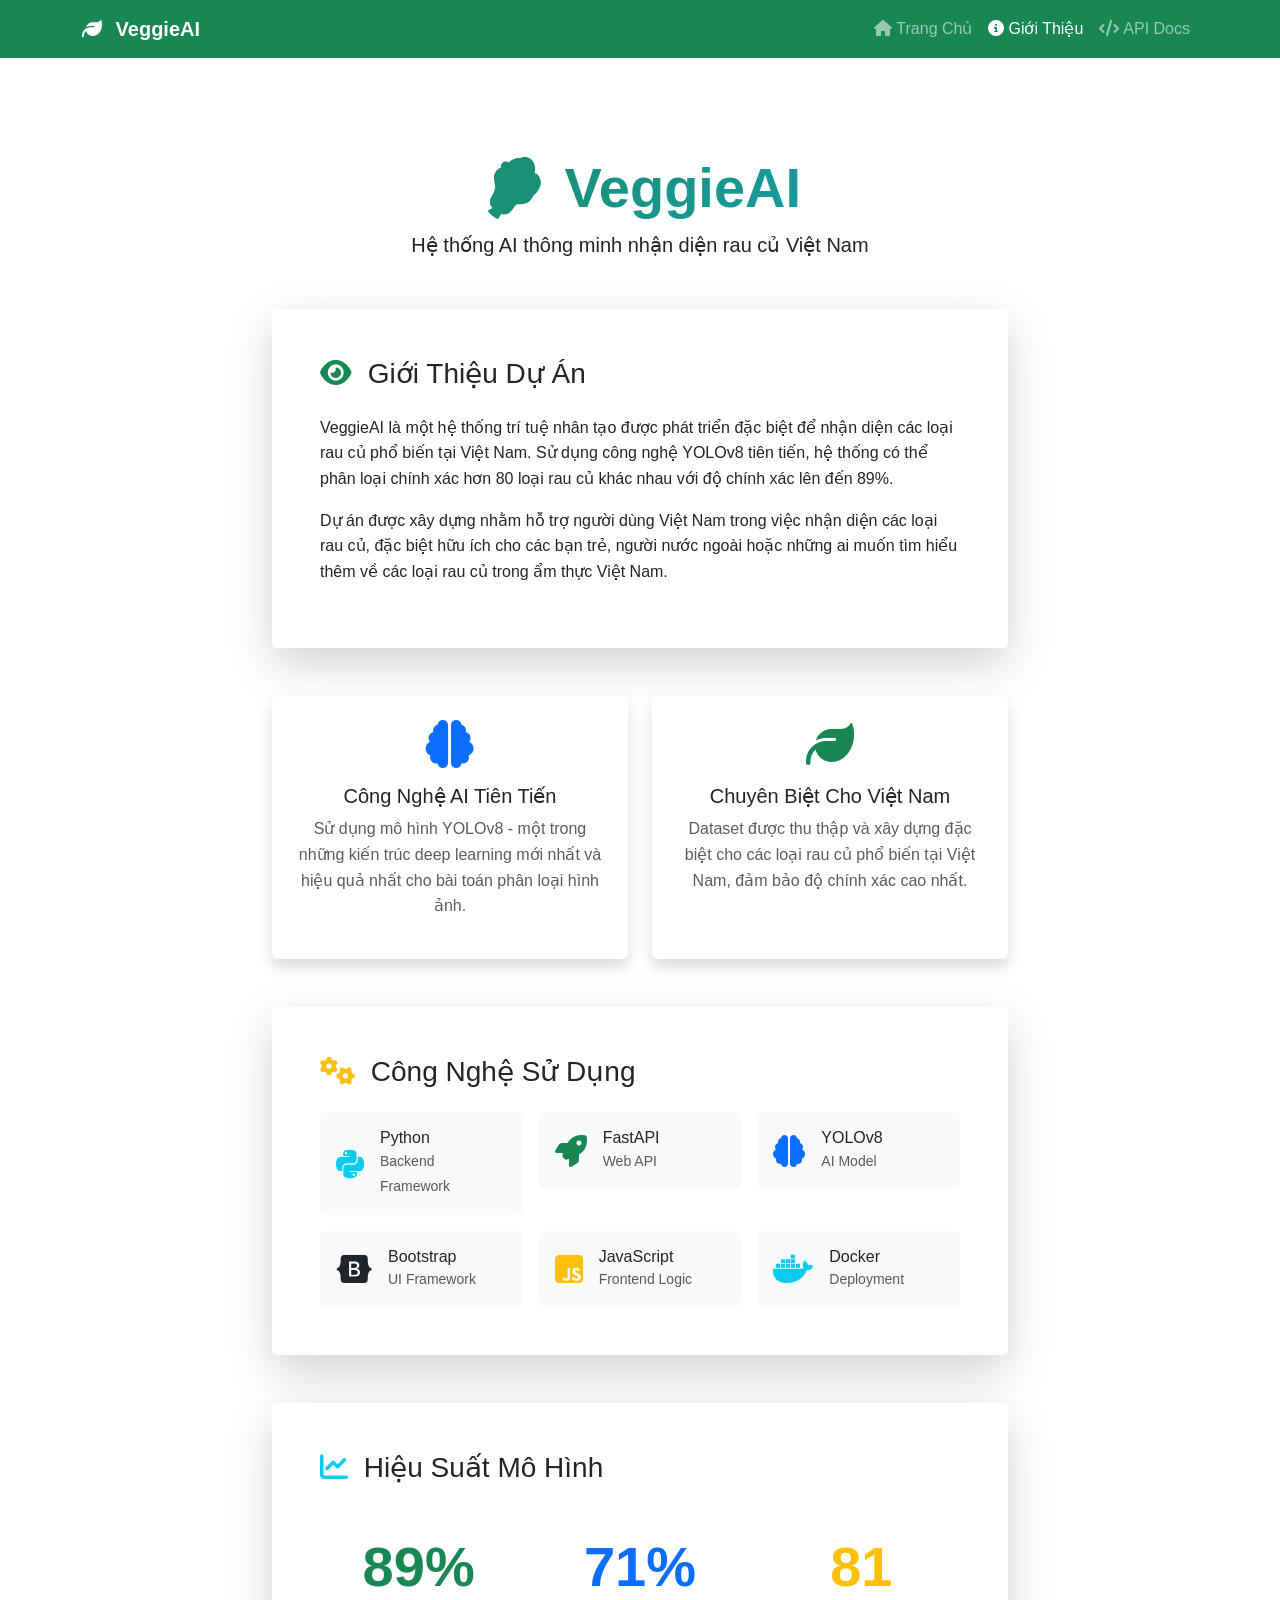
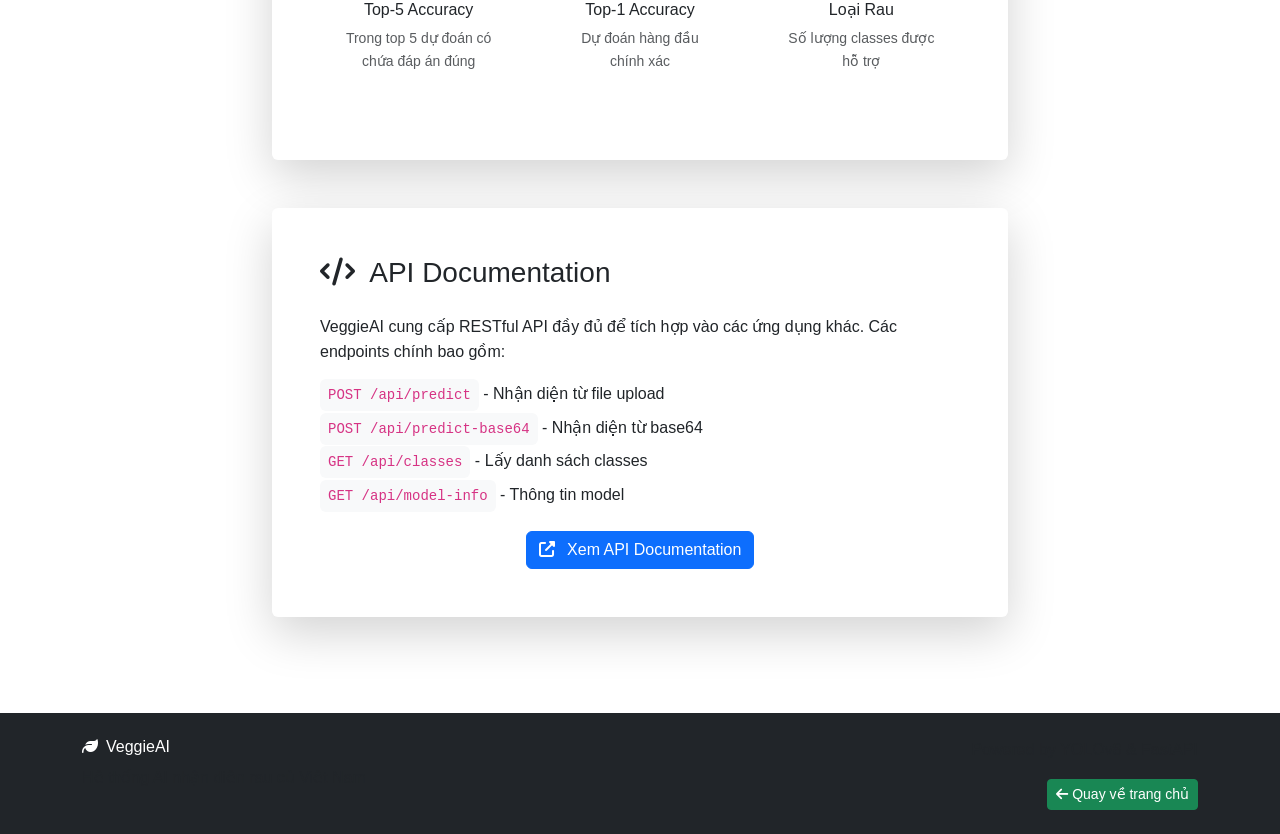
<file: templates/about.html>
<!DOCTYPE html>
<html lang="vi">

<head>
    <meta charset="UTF-8">
    <meta name="viewport" content="width=device-width, initial-scale=1.0">
    <title>Giới Thiệu - VeggieAI</title>
    <link href="https://cdnjs.cloudflare.com/ajax/libs/bootstrap/5.3.0/css/bootstrap.min.css" rel="stylesheet">
    <link href="https://cdnjs.cloudflare.com/ajax/libs/font-awesome/6.4.0/css/all.min.css" rel="stylesheet">
    <link href="/static/css/style.css" rel="stylesheet">
</head>

<body>
    <!-- Navigation -->
    <nav class="navbar navbar-expand-lg navbar-dark bg-success">
        <div class="container">
            <a class="navbar-brand" href="/">
                <i class="fas fa-leaf me-2"></i>
                <strong>VeggieAI</strong>
            </a>
            <button class="navbar-toggler" type="button" data-bs-toggle="collapse" data-bs-target="#navbarNav">
                <span class="navbar-toggler-icon"></span>
            </button>
            <div class="collapse navbar-collapse" id="navbarNav">
                <ul class="navbar-nav ms-auto">
                    <li class="nav-item">
                        <a class="nav-link" href="/">
                            <i class="fas fa-home me-1"></i>Trang Chủ
                        </a>
                    </li>
                    <li class="nav-item">
                        <a class="nav-link active" href="/about">
                            <i class="fas fa-info-circle me-1"></i>Giới Thiệu
                        </a>
                    </li>
                    <li class="nav-item">
                        <a class="nav-link" href="/docs" target="_blank">
                            <i class="fas fa-code me-1"></i>API Docs
                        </a>
                    </li>
                </ul>
            </div>
        </div>
    </nav>

    <!-- About Section -->
    <section class="py-5 mt-5">
        <div class="container">
            <div class="row">
                <div class="col-lg-8 mx-auto">
                    <div class="text-center mb-5">
                        <h1 class="display-4 fw-bold text-gradient">🥬 VeggieAI</h1>
                        <p class="lead">Hệ thống AI thông minh nhận diện rau củ Việt Nam</p>
                    </div>

                    <div class="card shadow-lg border-0 mb-5">
                        <div class="card-body p-5">
                            <h2 class="h3 mb-4">
                                <i class="fas fa-eye text-success me-2"></i>
                                Giới Thiệu Dự Án
                            </h2>
                            <p>
                                VeggieAI là một hệ thống trí tuệ nhân tạo được phát triển đặc biệt để nhận diện các loại
                                rau củ phổ biến tại Việt Nam.
                                Sử dụng công nghệ YOLOv8 tiên tiến, hệ thống có thể phân loại chính xác hơn 80 loại rau
                                củ khác nhau
                                với độ chính xác lên đến 89%.
                            </p>
                            <p>
                                Dự án được xây dựng nhằm hỗ trợ người dùng Việt Nam trong việc nhận diện các loại rau
                                củ,
                                đặc biệt hữu ích cho các bạn trẻ, người nước ngoài hoặc những ai muốn tìm hiểu thêm về
                                các loại rau củ trong ẩm thực Việt Nam.
                            </p>
                        </div>
                    </div>

                    <div class="row g-4 mb-5">
                        <div class="col-md-6">
                            <div class="card h-100 border-0 shadow">
                                <div class="card-body text-center p-4">
                                    <i class="fas fa-brain text-primary mb-3" style="font-size: 3rem;"></i>
                                    <h5>Công Nghệ AI Tiên Tiến</h5>
                                    <p class="text-muted">
                                        Sử dụng mô hình YOLOv8 - một trong những kiến trúc deep learning
                                        mới nhất và hiệu quả nhất cho bài toán phân loại hình ảnh.
                                    </p>
                                </div>
                            </div>
                        </div>
                        <div class="col-md-6">
                            <div class="card h-100 border-0 shadow">
                                <div class="card-body text-center p-4">
                                    <i class="fas fa-leaf text-success mb-3" style="font-size: 3rem;"></i>
                                    <h5>Chuyên Biệt Cho Việt Nam</h5>
                                    <p class="text-muted">
                                        Dataset được thu thập và xây dựng đặc biệt cho các loại rau củ
                                        phổ biến tại Việt Nam, đảm bảo độ chính xác cao nhất.
                                    </p>
                                </div>
                            </div>
                        </div>
                    </div>

                    <div class="card shadow-lg border-0 mb-5">
                        <div class="card-body p-5">
                            <h2 class="h3 mb-4">
                                <i class="fas fa-cogs text-warning me-2"></i>
                                Công Nghệ Sử Dụng
                            </h2>
                            <div class="row g-3">
                                <div class="col-md-4">
                                    <div class="d-flex align-items-center p-3 bg-light rounded">
                                        <i class="fab fa-python text-info me-3" style="font-size: 2rem;"></i>
                                        <div>
                                            <h6 class="mb-0">Python</h6>
                                            <small class="text-muted">Backend Framework</small>
                                        </div>
                                    </div>
                                </div>
                                <div class="col-md-4">
                                    <div class="d-flex align-items-center p-3 bg-light rounded">
                                        <i class="fas fa-rocket text-success me-3" style="font-size: 2rem;"></i>
                                        <div>
                                            <h6 class="mb-0">FastAPI</h6>
                                            <small class="text-muted">Web API</small>
                                        </div>
                                    </div>
                                </div>
                                <div class="col-md-4">
                                    <div class="d-flex align-items-center p-3 bg-light rounded">
                                        <i class="fas fa-brain text-primary me-3" style="font-size: 2rem;"></i>
                                        <div>
                                            <h6 class="mb-0">YOLOv8</h6>
                                            <small class="text-muted">AI Model</small>
                                        </div>
                                    </div>
                                </div>
                                <div class="col-md-4">
                                    <div class="d-flex align-items-center p-3 bg-light rounded">
                                        <i class="fab fa-bootstrap text-purple me-3" style="font-size: 2rem;"></i>
                                        <div>
                                            <h6 class="mb-0">Bootstrap</h6>
                                            <small class="text-muted">UI Framework</small>
                                        </div>
                                    </div>
                                </div>
                                <div class="col-md-4">
                                    <div class="d-flex align-items-center p-3 bg-light rounded">
                                        <i class="fab fa-js-square text-warning me-3" style="font-size: 2rem;"></i>
                                        <div>
                                            <h6 class="mb-0">JavaScript</h6>
                                            <small class="text-muted">Frontend Logic</small>
                                        </div>
                                    </div>
                                </div>
                                <div class="col-md-4">
                                    <div class="d-flex align-items-center p-3 bg-light rounded">
                                        <i class="fab fa-docker text-info me-3" style="font-size: 2rem;"></i>
                                        <div>
                                            <h6 class="mb-0">Docker</h6>
                                            <small class="text-muted">Deployment</small>
                                        </div>
                                    </div>
                                </div>
                            </div>
                        </div>
                    </div>

                    <div class="card shadow-lg border-0 mb-5">
                        <div class="card-body p-5">
                            <h2 class="h3 mb-4">
                                <i class="fas fa-chart-line text-info me-2"></i>
                                Hiệu Suất Mô Hình
                            </h2>
                            <div class="row g-4">
                                <div class="col-md-4 text-center">
                                    <div class="p-4">
                                        <div class="display-4 fw-bold text-success">89%</div>
                                        <h6>Top-5 Accuracy</h6>
                                        <p class="text-muted small">Trong top 5 dự đoán có chứa đáp án đúng</p>
                                    </div>
                                </div>
                                <div class="col-md-4 text-center">
                                    <div class="p-4">
                                        <div class="display-4 fw-bold text-primary">71%</div>
                                        <h6>Top-1 Accuracy</h6>
                                        <p class="text-muted small">Dự đoán hàng đầu chính xác</p>
                                    </div>
                                </div>
                                <div class="col-md-4 text-center">
                                    <div class="p-4">
                                        <div class="display-4 fw-bold text-warning">81</div>
                                        <h6>Loại Rau</h6>
                                        <p class="text-muted small">Số lượng classes được hỗ trợ</p>
                                    </div>
                                </div>
                            </div>
                        </div>
                    </div>

                    <div class="card shadow-lg border-0">
                        <div class="card-body p-5">
                            <h2 class="h3 mb-4">
                                <i class="fas fa-code text-dark me-2"></i>
                                API Documentation
                            </h2>
                            <p>
                                VeggieAI cung cấp RESTful API đầy đủ để tích hợp vào các ứng dụng khác.
                                Các endpoints chính bao gồm:
                            </p>
                            <ul class="list-unstyled">
                                <li class="mb-2">
                                    <code class="bg-light p-2 rounded">POST /api/predict</code> - Nhận diện từ file
                                    upload
                                </li>
                                <li class="mb-2">
                                    <code class="bg-light p-2 rounded">POST /api/predict-base64</code> - Nhận diện từ
                                    base64
                                </li>
                                <li class="mb-2">
                                    <code class="bg-light p-2 rounded">GET /api/classes</code> - Lấy danh sách classes
                                </li>
                                <li class="mb-2">
                                    <code class="bg-light p-2 rounded">GET /api/model-info</code> - Thông tin model
                                </li>
                            </ul>
                            <div class="text-center mt-4">
                                <a href="/docs" target="_blank" class="btn btn-primary">
                                    <i class="fas fa-external-link-alt me-2"></i>
                                    Xem API Documentation
                                </a>
                            </div>
                        </div>
                    </div>
                </div>
            </div>
        </div>
    </section>

    <!-- Footer -->
    <footer class="bg-dark text-white py-4 mt-5">
        <div class="container">
            <div class="row">
                <div class="col-md-6">
                    <h6><i class="fas fa-leaf me-2"></i>VeggieAI</h6>
                    <p class="text-muted">Hệ thống AI nhận diện rau củ Việt Nam</p>
                </div>
                <div class="col-md-6 text-md-end">
                    <p class="text-muted">Powered by YOLOv8 & FastAPI</p>
                    <a href="/" class="btn btn-success btn-sm">
                        <i class="fas fa-arrow-left me-1"></i>Quay về trang chủ
                    </a>
                </div>
            </div>
        </div>
    </footer>

    <script src="https://cdnjs.cloudflare.com/ajax/libs/bootstrap/5.3.0/js/bootstrap.bundle.min.js"></script>
</body>

</html>
</file>
<file: static/css/style.css>
/* Vietnamese Vegetable Classification - Custom Styles */

:root {
    --primary-color: #198754;
    --secondary-color: #6c757d;
    --success-color: #28a745;
    --info-color: #17a2b8;
    --warning-color: #ffc107;
    --danger-color: #dc3545;
    --light-color: #f8f9fa;
    --dark-color: #343a40;
}

body {
    font-family: 'Segoe UI', Tahoma, Geneva, Verdana, sans-serif;
    line-height: 1.6;
}

/* Hero Section */
.hero-section {
    background: linear-gradient(135deg, #198754 0%, #20c997 100%);
    min-height: 100vh;
    position: relative;
}

.hero-section::before {
    content: '';
    position: absolute;
    top: 0;
    left: 0;
    right: 0;
    bottom: 0;
    background: url('data:image/svg+xml,<svg xmlns="http://www.w3.org/2000/svg" viewBox="0 0 100 100"><defs><pattern id="grain" width="100" height="100" patternUnits="userSpaceOnUse"><circle cx="25" cy="25" r="1" fill="white" opacity="0.1"/><circle cx="75" cy="75" r="1" fill="white" opacity="0.1"/><circle cx="50" cy="10" r="0.5" fill="white" opacity="0.1"/><circle cx="20" cy="70" r="0.5" fill="white" opacity="0.1"/><circle cx="80" cy="30" r="0.5" fill="white" opacity="0.1"/></pattern></defs><rect width="100" height="100" fill="url(%23grain)"/></svg>');
    z-index: 1;
}

.hero-content {
    position: relative;
    z-index: 2;
}

/* Upload Section */
.upload-section {
    position: relative;
    z-index: 2;
}

.upload-area {
    border: 3px dashed #dee2e6;
    border-radius: 15px;
    padding: 40px 20px;
    text-align: center;
    transition: all 0.3s ease;
    cursor: pointer;
    background: #f8f9fa;
}

.upload-area:hover {
    border-color: var(--primary-color);
    background: #e9ecef;
}

.upload-area.dragover {
    border-color: var(--primary-color);
    background: #e3f2fd;
    transform: scale(1.02);
}

.upload-icon {
    font-size: 3rem;
    color: var(--primary-color);
    margin-bottom: 1rem;
}

#previewImage {
    max-height: 300px;
    max-width: 100%;
    object-fit: contain;
}

/* Features Section */
.features-section {
    background: linear-gradient(to bottom, #f8f9fa 0%, #ffffff 100%);
}

.feature-icon i {
    font-size: 3rem;
    margin-bottom: 1rem;
}

/* Sample Cards */
.sample-card {
    text-align: center;
    padding: 20px;
    background: white;
    border-radius: 15px;
    box-shadow: 0 4px 6px rgba(0, 0, 0, 0.1);
    transition: transform 0.3s ease;
}

.sample-card:hover {
    transform: translateY(-5px);
}

.sample-veggie {
    font-size: 3rem;
    margin-bottom: 10px;
}

/* Results */
.results-area {
    background: #f8f9fa;
    border-radius: 10px;
    padding: 20px;
}

.result-item {
    background: white;
    border-radius: 8px;
    padding: 15px;
    margin-bottom: 10px;
    box-shadow: 0 2px 4px rgba(0, 0, 0, 0.1);
    transition: transform 0.2s ease;
}

.result-item:hover {
    transform: translateX(5px);
}

.result-rank {
    width: 30px;
    height: 30px;
    border-radius: 50%;
    display: flex;
    align-items: center;
    justify-content: center;
    font-weight: bold;
    color: white;
}

.result-rank.rank-1 {
    background: #ffd700;
    color: #333;
}

.result-rank.rank-2 {
    background: #c0c0c0;
    color: #333;
}

.result-rank.rank-3 {
    background: #cd7f32;
}

.result-rank.rank-other {
    background: var(--secondary-color);
}

.confidence-bar {
    background: #e9ecef;
    border-radius: 10px;
    height: 8px;
    overflow: hidden;
}

.confidence-fill {
    height: 100%;
    border-radius: 10px;
    transition: width 0.8s ease;
}

.confidence-high {
    background: var(--success-color);
}

.confidence-medium {
    background: var(--warning-color);
}

.confidence-low {
    background: var(--danger-color);
}

/* Loading Animation */
.loading-area {
    text-align: center;
    padding: 40px 20px;
}

.spinner-border {
    width: 3rem;
    height: 3rem;
}

/* Animations */
@keyframes fadeInUp {
    from {
        opacity: 0;
        transform: translateY(30px);
    }

    to {
        opacity: 1;
        transform: translateY(0);
    }
}

.fade-in-up {
    animation: fadeInUp 0.6s ease;
}

@keyframes pulse {
    0% {
        transform: scale(1);
    }

    50% {
        transform: scale(1.05);
    }

    100% {
        transform: scale(1);
    }
}

.pulse {
    animation: pulse 1s infinite;
}

/* Mobile Responsive */
@media (max-width: 768px) {
    .hero-section {
        padding-top: 80px;
    }

    .hero-content h1 {
        font-size: 2.5rem;
    }

    .upload-area {
        padding: 30px 15px;
    }

    .feature-icon i {
        font-size: 2.5rem;
    }

    .sample-veggie {
        font-size: 2.5rem;
    }
}

/* Dark mode support */
@media (prefers-color-scheme: dark) {
    .card {
        background: #2d3748;
        color: white;
    }

    .upload-area {
        background: #2d3748;
        border-color: #4a5568;
        color: white;
    }

    .result-item {
        background: #2d3748;
        color: white;
    }
}

/* Custom scrollbar */
::-webkit-scrollbar {
    width: 8px;
}

::-webkit-scrollbar-track {
    background: #f1f1f1;
}

::-webkit-scrollbar-thumb {
    background: var(--primary-color);
    border-radius: 4px;
}

::-webkit-scrollbar-thumb:hover {
    background: #157347;
}

/* Utilities */
.text-gradient {
    background: linear-gradient(135deg, var(--primary-color), var(--info-color));
    -webkit-background-clip: text;
    -webkit-text-fill-color: transparent;
    background-clip: text;
}

.shadow-custom {
    box-shadow: 0 10px 30px rgba(0, 0, 0, 0.1);
}

.border-gradient {
    border: 2px solid;
    border-image: linear-gradient(135deg, var(--primary-color), var(--info-color)) 1;
}
</file>
